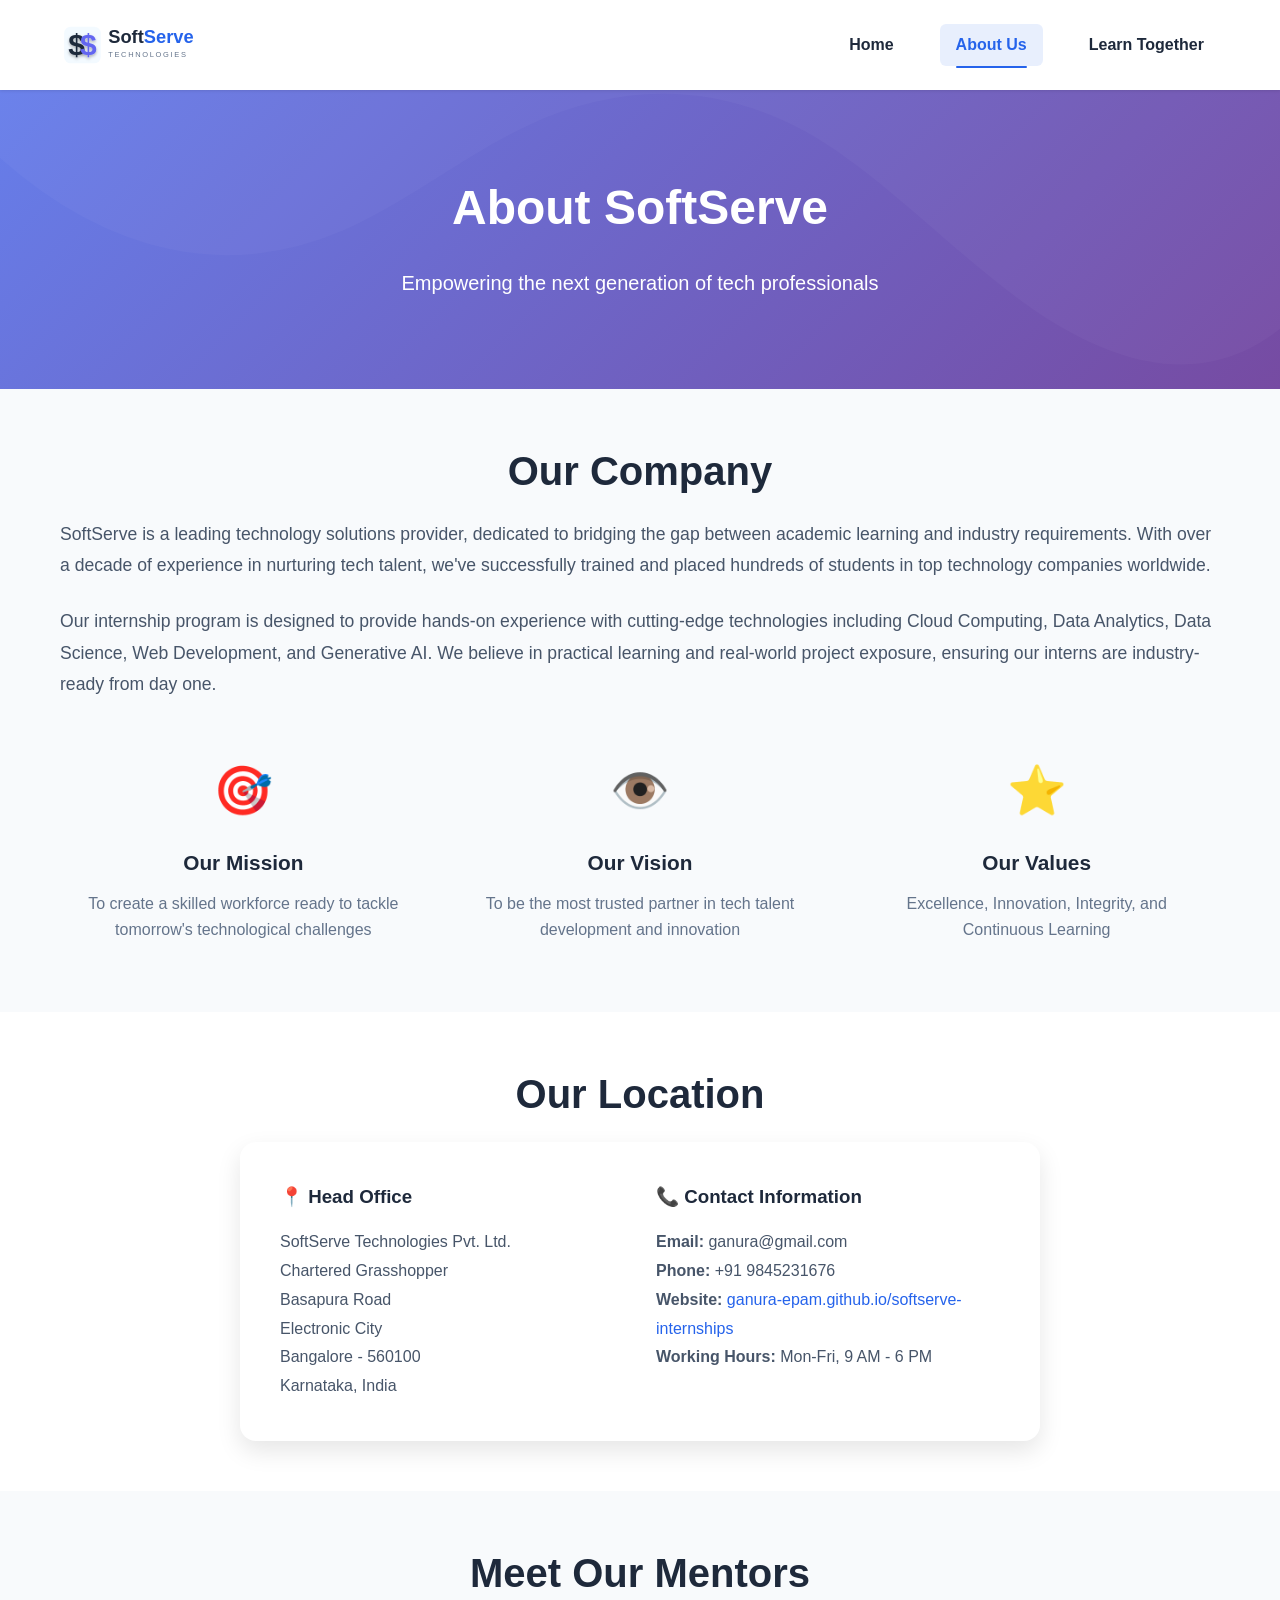
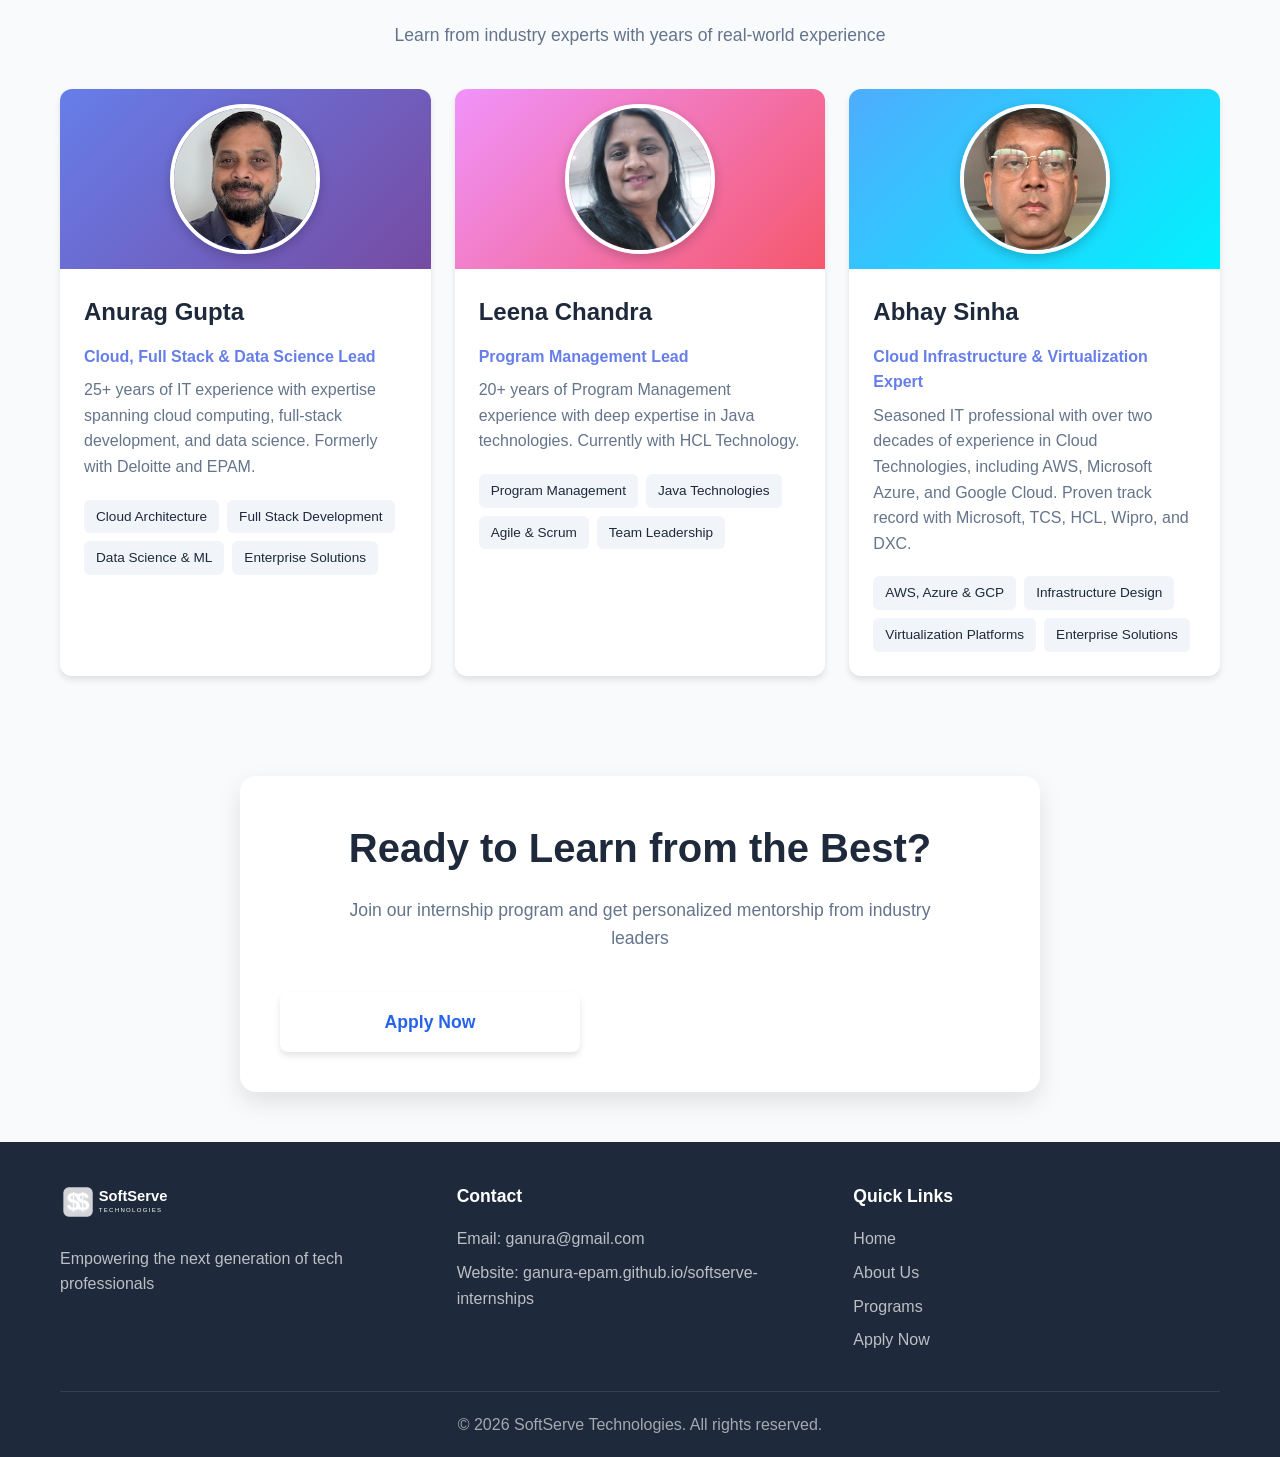
<file: about.html>
<!DOCTYPE html>
<html lang="en">
<head>
    <meta charset="UTF-8">
    <meta name="viewport" content="width=device-width, initial-scale=1.0">
    <meta name="description" content="About SoftServe - Learn about our company, mission, and mentors">
    <title>About Us | SoftServe Internship Program</title>
    <link rel="icon" type="image/svg+xml" href="assets/logo.svg">
    <link rel="stylesheet" href="css/styles.css">
</head>
<body>
    <!-- Header -->
    <header class="header">
        <div class="container">
            <div class="header-content">
                <div class="logo-container">
                    <img src="assets/logo.svg" alt="SoftServe Logo" class="logo">
                </div>
                <nav class="nav">
                    <a href="index.html">Home</a>
                    <a href="about.html" class="active">About Us</a>
                    <a href="learntogether.html">Learn Together</a>
                </nav>
            </div>
        </div>
    </header>

    <!-- About Hero Section -->
    <section class="hero">
        <div class="container">
            <h1 class="hero-title">About SoftServe</h1>
            <p class="hero-subtitle">Empowering the next generation of tech professionals</p>
        </div>
    </section>

    <!-- Company Background Section -->
    <section class="internships">
        <div class="container">
            <h2 class="section-title">Our Company</h2>
            <div class="about-content">
                <p style="font-size: 1.1rem; line-height: 1.8; color: #475569; margin-bottom: 1.5rem;">
                    SoftServe is a leading technology solutions provider, dedicated to bridging the gap between academic learning and industry requirements.
                    With over a decade of experience in nurturing tech talent, we've successfully trained and placed hundreds of students in top technology companies worldwide.
                </p>
                <p style="font-size: 1.1rem; line-height: 1.8; color: #475569; margin-bottom: 1.5rem;">
                    Our internship program is designed to provide hands-on experience with cutting-edge technologies including Cloud Computing,
                    Data Analytics, Data Science, Web Development, and Generative AI. We believe in practical learning and real-world project exposure,
                    ensuring our interns are industry-ready from day one.
                </p>
                <div class="features-grid" style="margin-top: 2rem;">
                    <div class="feature">
                        <div class="feature-icon">🎯</div>
                        <h3>Our Mission</h3>
                        <p>To create a skilled workforce ready to tackle tomorrow's technological challenges</p>
                    </div>
                    <div class="feature">
                        <div class="feature-icon">👁️</div>
                        <h3>Our Vision</h3>
                        <p>To be the most trusted partner in tech talent development and innovation</p>
                    </div>
                    <div class="feature">
                        <div class="feature-icon">⭐</div>
                        <h3>Our Values</h3>
                        <p>Excellence, Innovation, Integrity, and Continuous Learning</p>
                    </div>
                </div>
            </div>
        </div>
    </section>

    <!-- Address Section -->
    <section class="why-softserve">
        <div class="container">
            <h2 class="section-title">Our Location</h2>
            <div class="apply-card" style="max-width: 800px; margin: 0 auto;">
                <div style="display: grid; grid-template-columns: repeat(auto-fit, minmax(250px, 1fr)); gap: 2rem;">
                    <div>
                        <h3 style="color: #1e293b; margin-bottom: 1rem;">📍 Head Office</h3>
                        <p style="color: #475569; line-height: 1.8;">
                            SoftServe Technologies Pvt. Ltd.<br>
                            Chartered Grasshopper<br>
                            Basapura Road<br>
                            Electronic City<br>
                            Bangalore - 560100<br>
                            Karnataka, India
                        </p>
                    </div>
                    <div>
                        <h3 style="color: #1e293b; margin-bottom: 1rem;">📞 Contact Information</h3>
                        <p style="color: #475569; line-height: 1.8;">
                            <strong>Email:</strong> ganura@gmail.com<br>
                            <strong>Phone:</strong> +91 9845231676<br>
                            <strong>Website:</strong> <a href="https://ganura-epam.github.io/softserve-internships/" target="_blank" style="color: #2563eb; text-decoration: none;">ganura-epam.github.io/softserve-internships</a><br>
                            <strong>Working Hours:</strong> Mon-Fri, 9 AM - 6 PM
                        </p>
                    </div>
                </div>
            </div>
        </div>
    </section>

    <!-- Mentors Section -->
    <section class="internships">
        <div class="container">
            <h2 class="section-title">Meet Our Mentors</h2>
            <p class="section-subtitle">Learn from industry experts with years of real-world experience</p>

            <div class="cards-grid" style="grid-template-columns: repeat(auto-fit, minmax(320px, 1fr));">
                <!-- Mentor 1 -->
                <div class="card">
                    <div class="card-image" style="background: linear-gradient(135deg, #667eea 0%, #764ba2 100%); padding: 2rem; display: flex; align-items: center; justify-content: center;">
                        <img src="assets/anurag-gupta.jpeg" alt="Anurag Gupta" style="width: 150px; height: 150px; border-radius: 50%; object-fit: cover; border: 4px solid white; box-shadow: 0 4px 12px rgba(0,0,0,0.2);">
                    </div>
                    <div class="card-content">
                        <h3 class="card-title">Anurag Gupta</h3>
                        <p style="color: #667eea; font-weight: 600; margin-bottom: 0.5rem;">Cloud, Full Stack & Data Science Lead</p>
                        <p class="card-description">25+ years of IT experience with expertise spanning cloud computing, full-stack development, and data science. Formerly with Deloitte and EPAM.</p>
                        <ul class="card-skills">
                            <li>Cloud Architecture</li>
                            <li>Full Stack Development</li>
                            <li>Data Science & ML</li>
                            <li>Enterprise Solutions</li>
                        </ul>
                    </div>
                </div>

                <!-- Mentor 2 -->
                <div class="card">
                    <div class="card-image" style="background: linear-gradient(135deg, #f093fb 0%, #f5576c 100%); padding: 2rem; display: flex; align-items: center; justify-content: center;">
                        <img src="assets/Leena.jpeg" alt="Leena Chandra" style="width: 150px; height: 150px; border-radius: 50%; object-fit: cover; border: 4px solid white; box-shadow: 0 4px 12px rgba(0,0,0,0.2);">
                    </div>
                    <div class="card-content">
                        <h3 class="card-title">Leena Chandra</h3>
                        <p style="color: #667eea; font-weight: 600; margin-bottom: 0.5rem;">Program Management Lead</p>
                        <p class="card-description">20+ years of Program Management experience with deep expertise in Java technologies. Currently with HCL Technology.</p>
                        <ul class="card-skills">
                            <li>Program Management</li>
                            <li>Java Technologies</li>
                            <li>Agile & Scrum</li>
                            <li>Team Leadership</li>
                        </ul>
                    </div>
                </div>

                <!-- Mentor 3 -->
                <div class="card">
                    <div class="card-image" style="background: linear-gradient(135deg, #4facfe 0%, #00f2fe 100%); padding: 2rem; display: flex; align-items: center; justify-content: center;">
                        <img src="assets/abhay.jpeg" alt="Abhay Sinha" style="width: 150px; height: 150px; border-radius: 50%; object-fit: cover; border: 4px solid white; box-shadow: 0 4px 12px rgba(0,0,0,0.2);">
                    </div>
                    <div class="card-content">
                        <h3 class="card-title">Abhay Sinha</h3>
                        <p style="color: #667eea; font-weight: 600; margin-bottom: 0.5rem;">Cloud Infrastructure & Virtualization Expert</p>
                        <p class="card-description">Seasoned IT professional with over two decades of experience in Cloud Technologies, including AWS, Microsoft Azure, and Google Cloud. Proven track record with Microsoft, TCS, HCL, Wipro, and DXC.</p>
                        <ul class="card-skills">
                            <li>AWS, Azure & GCP</li>
                            <li>Infrastructure Design</li>
                            <li>Virtualization Platforms</li>
                            <li>Enterprise Solutions</li>
                        </ul>
                    </div>
                </div>
            </div>
        </div>
    </section>

    <!-- CTA Section -->
    <section class="apply-section">
        <div class="container">
            <div class="apply-card">
                <h2 class="section-title">Ready to Learn from the Best?</h2>
                <p class="section-subtitle">Join our internship program and get personalized mentorship from industry leaders</p>
                <a href="index.html#apply" class="btn btn-primary btn-large">Apply Now</a>
            </div>
        </div>
    </section>

    <!-- Footer -->
    <footer class="footer">
        <div class="container">
            <div class="footer-content">
                <div class="footer-section">
                    <img src="assets/logo.svg" alt="SoftServe Logo" class="footer-logo">
                    <p class="footer-text">Empowering the next generation of tech professionals</p>
                </div>
                <div class="footer-section">
                    <h4>Contact</h4>
                    <p>Email: ganura@gmail.com</p>
                    <p>Website: <a href="https://ganura-epam.github.io/softserve-internships/" target="_blank" style="color: rgba(255, 255, 255, 0.7); text-decoration: none;">ganura-epam.github.io/softserve-internships</a></p>
                </div>
                <div class="footer-section">
                    <h4>Quick Links</h4>
                    <ul class="footer-links">
                        <li><a href="index.html">Home</a></li>
                        <li><a href="about.html">About Us</a></li>
                        <li><a href="index.html#internships">Programs</a></li>
                        <li><a href="index.html#apply">Apply Now</a></li>
                    </ul>
                </div>
            </div>
            <div class="footer-bottom">
                <p>&copy; 2026 SoftServe Technologies. All rights reserved.</p>
            </div>
        </div>
    </footer>

    <script src="js/main.js"></script>
</body>
</html>
</file>
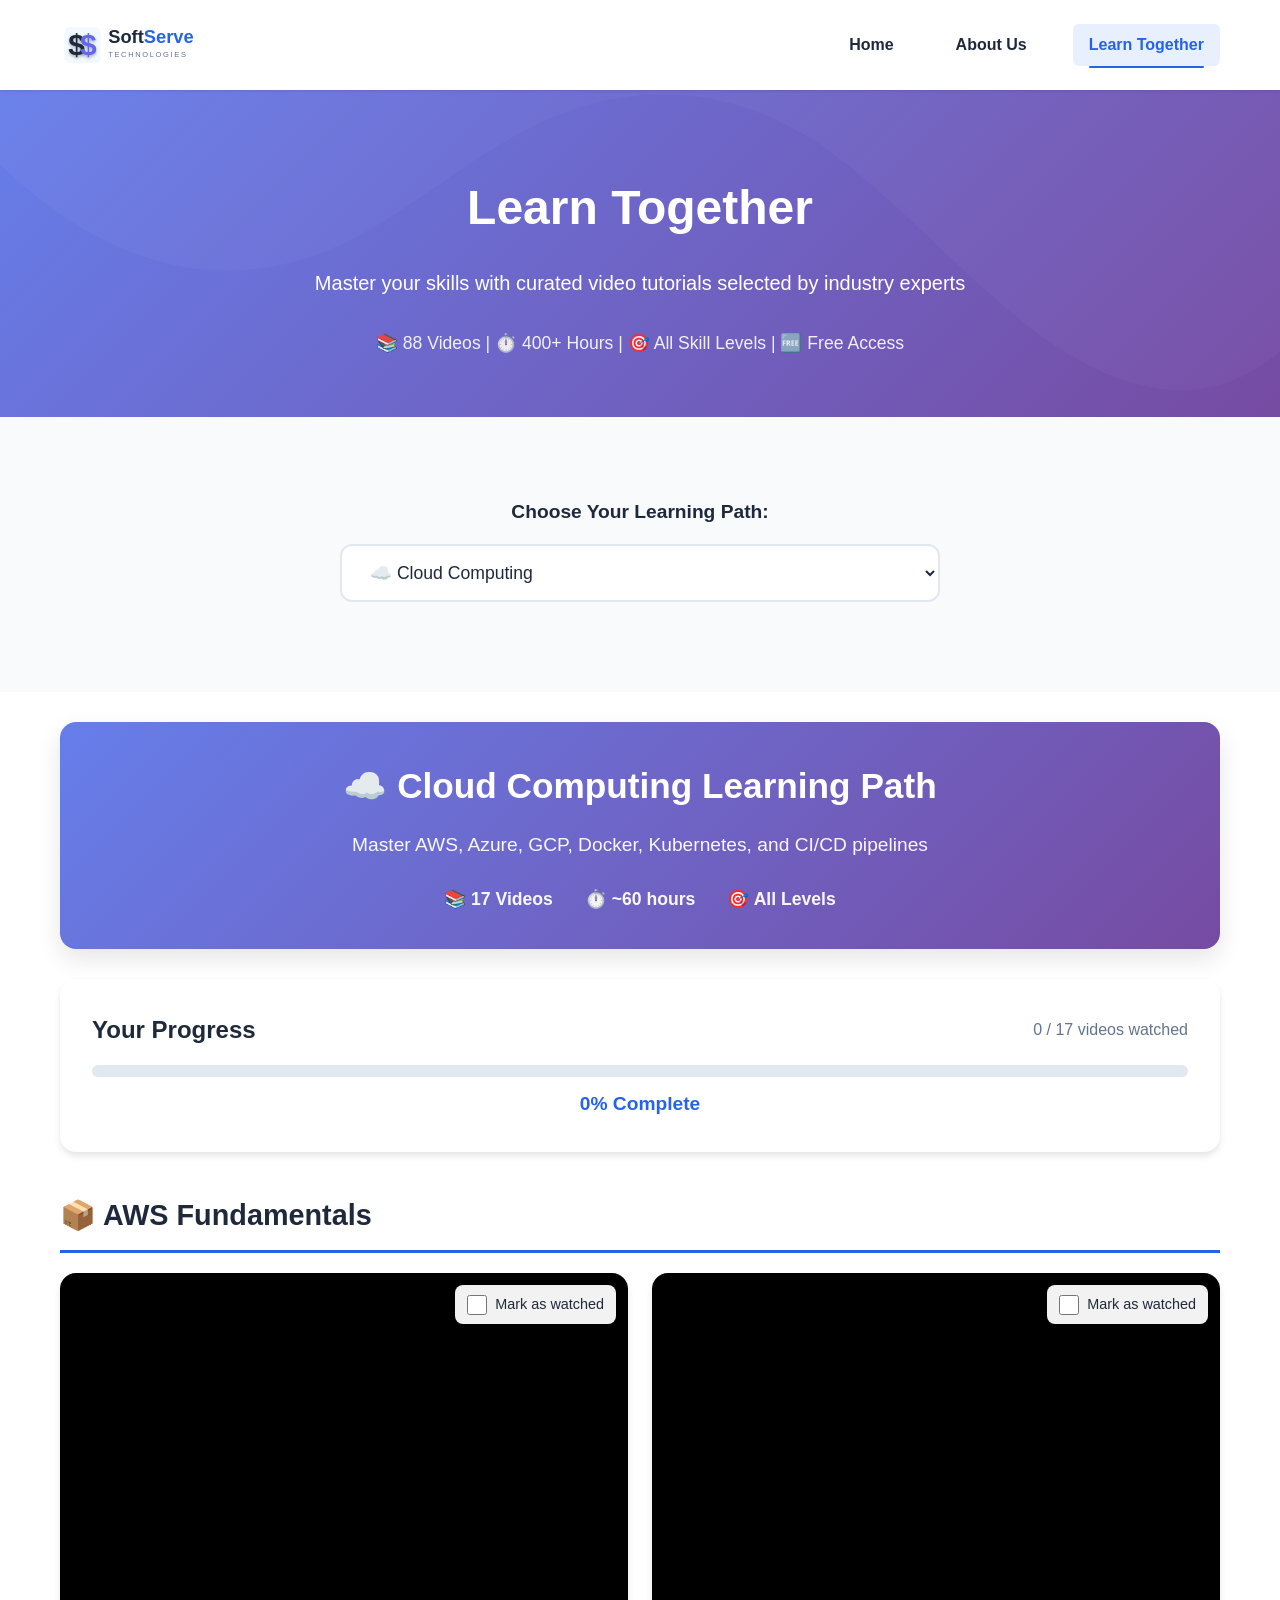
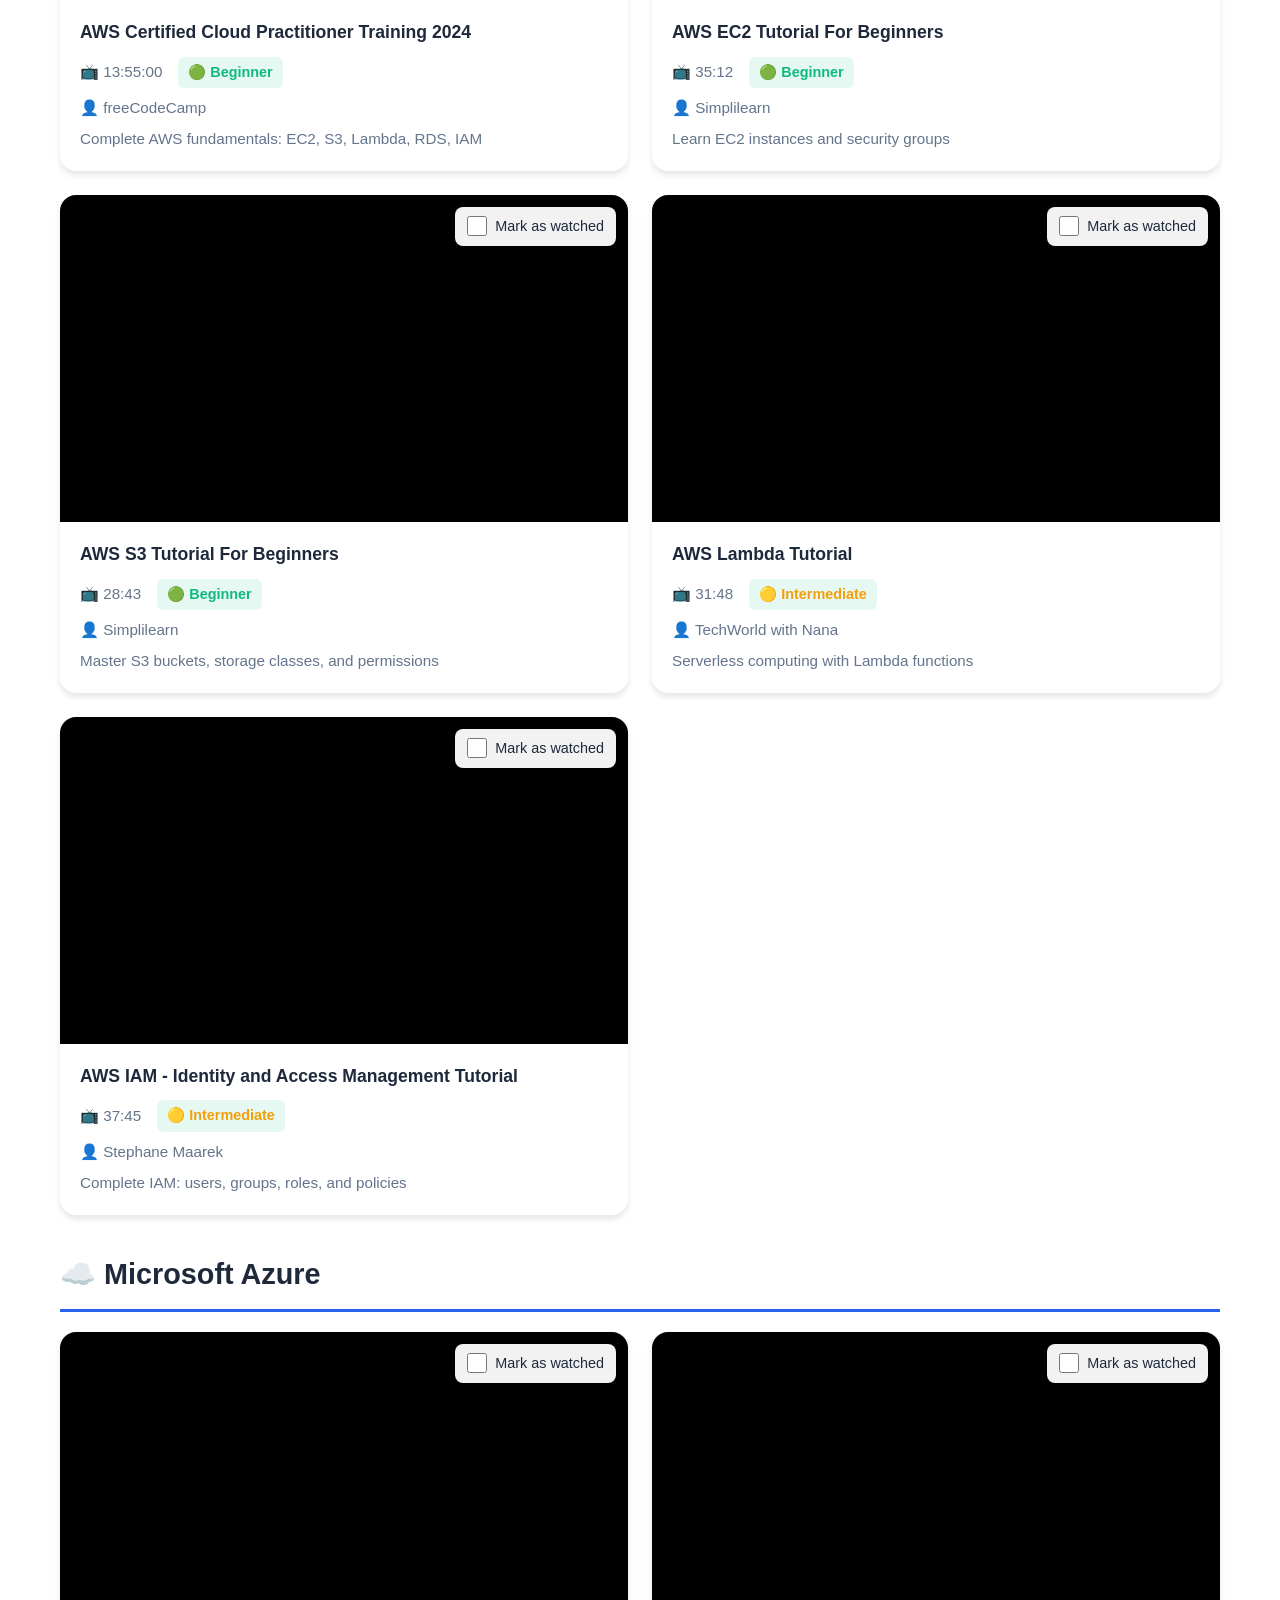
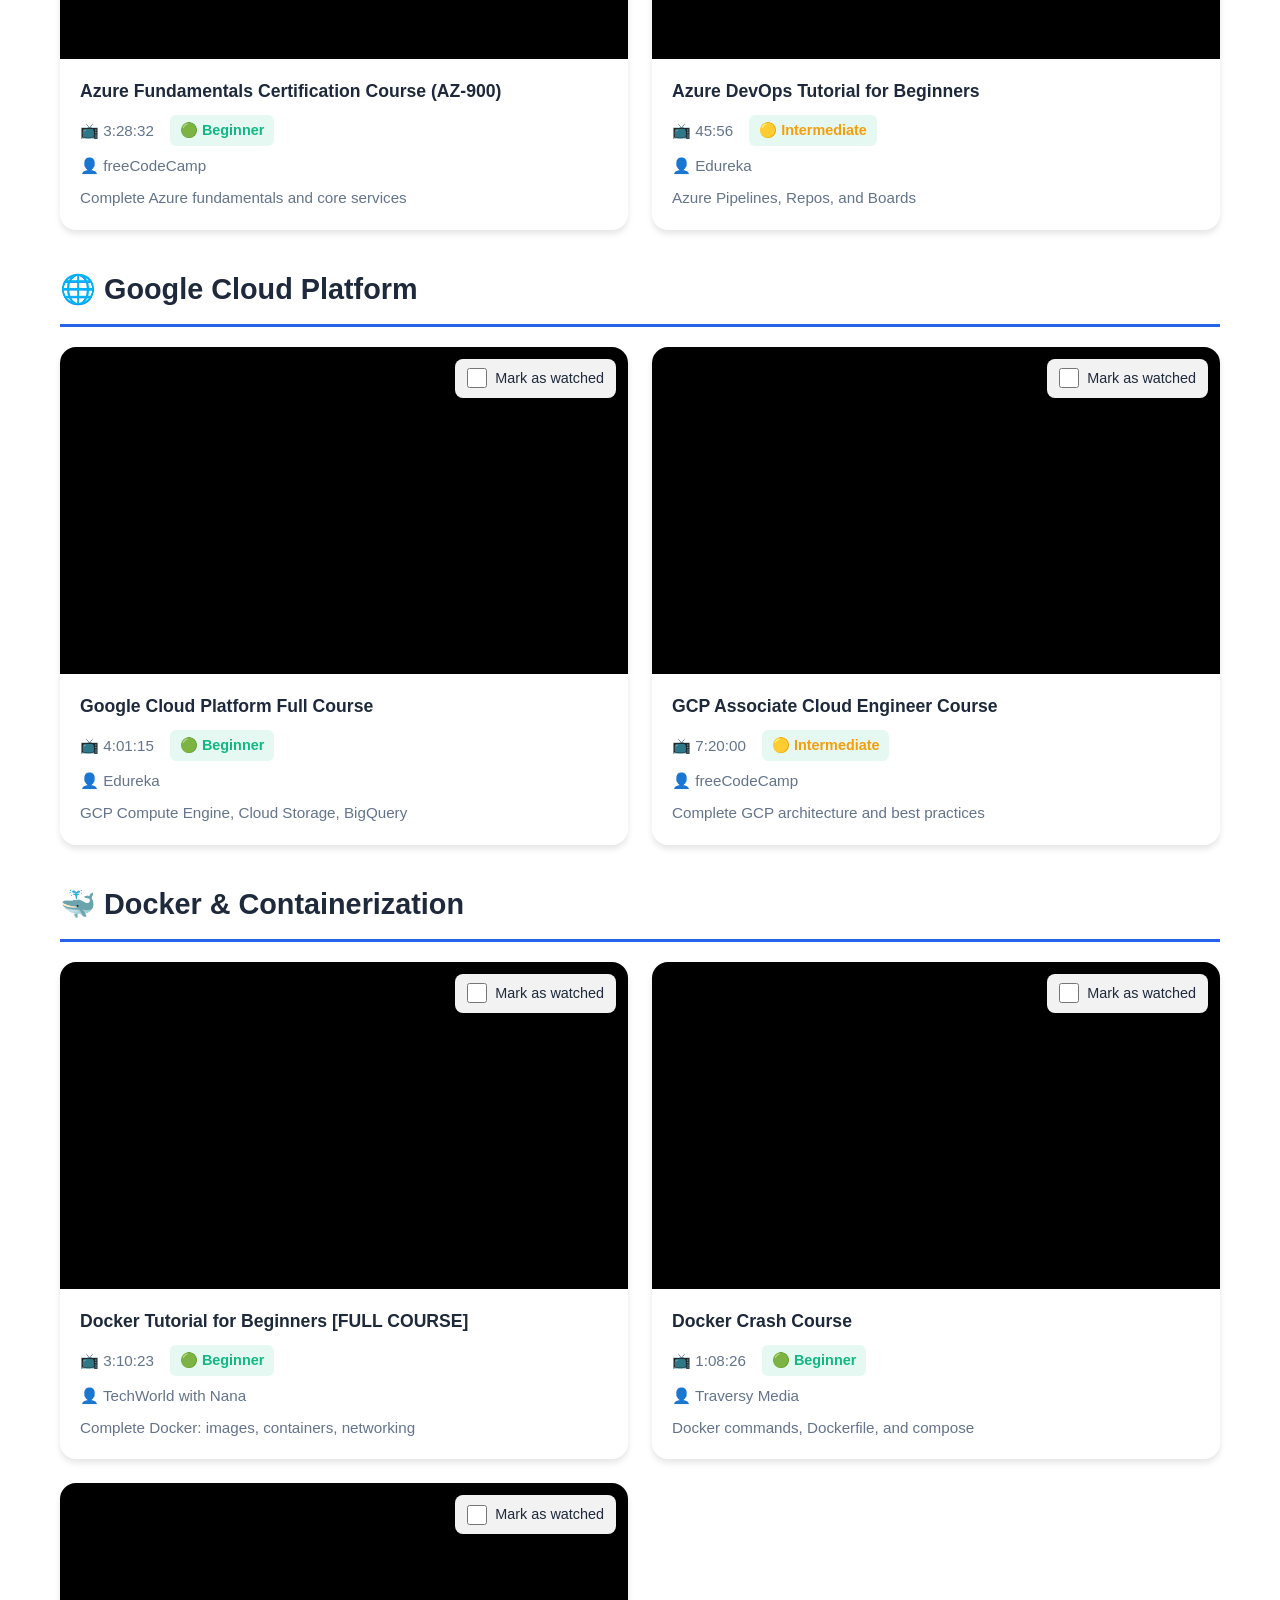
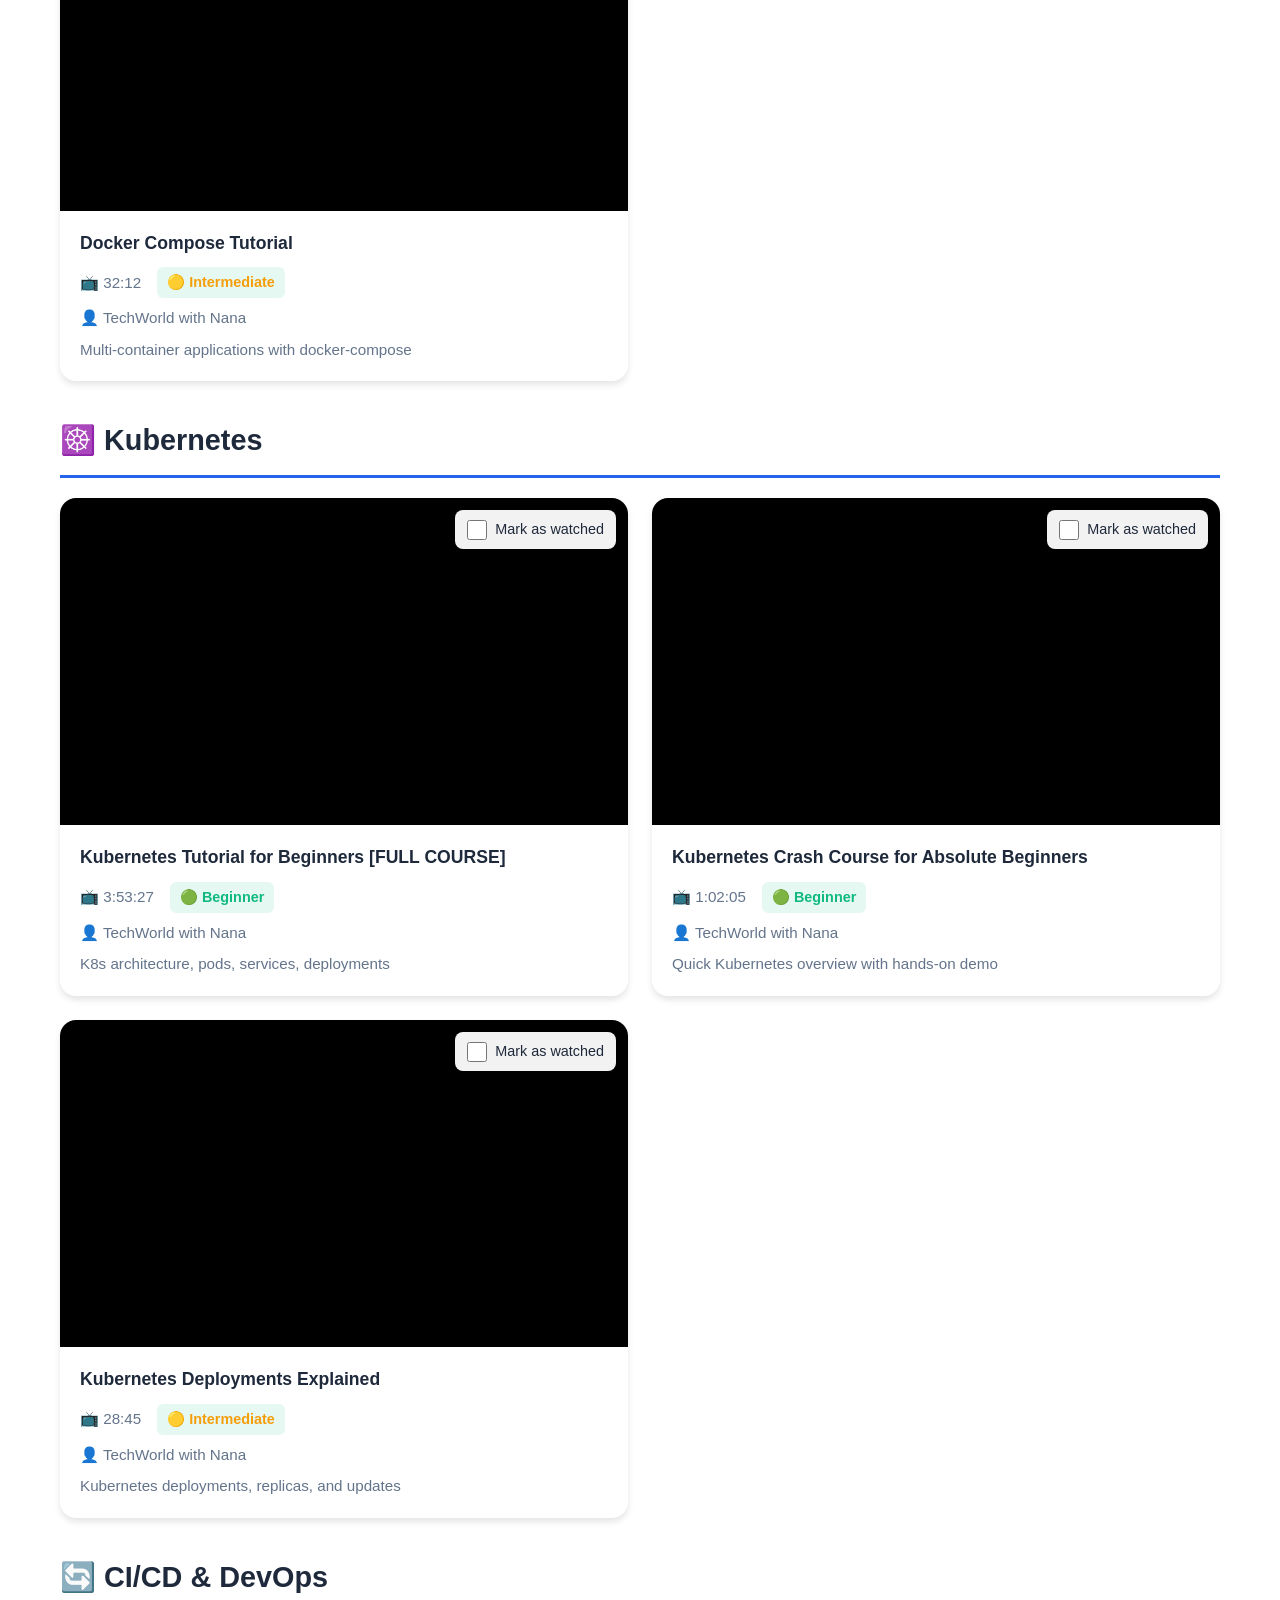
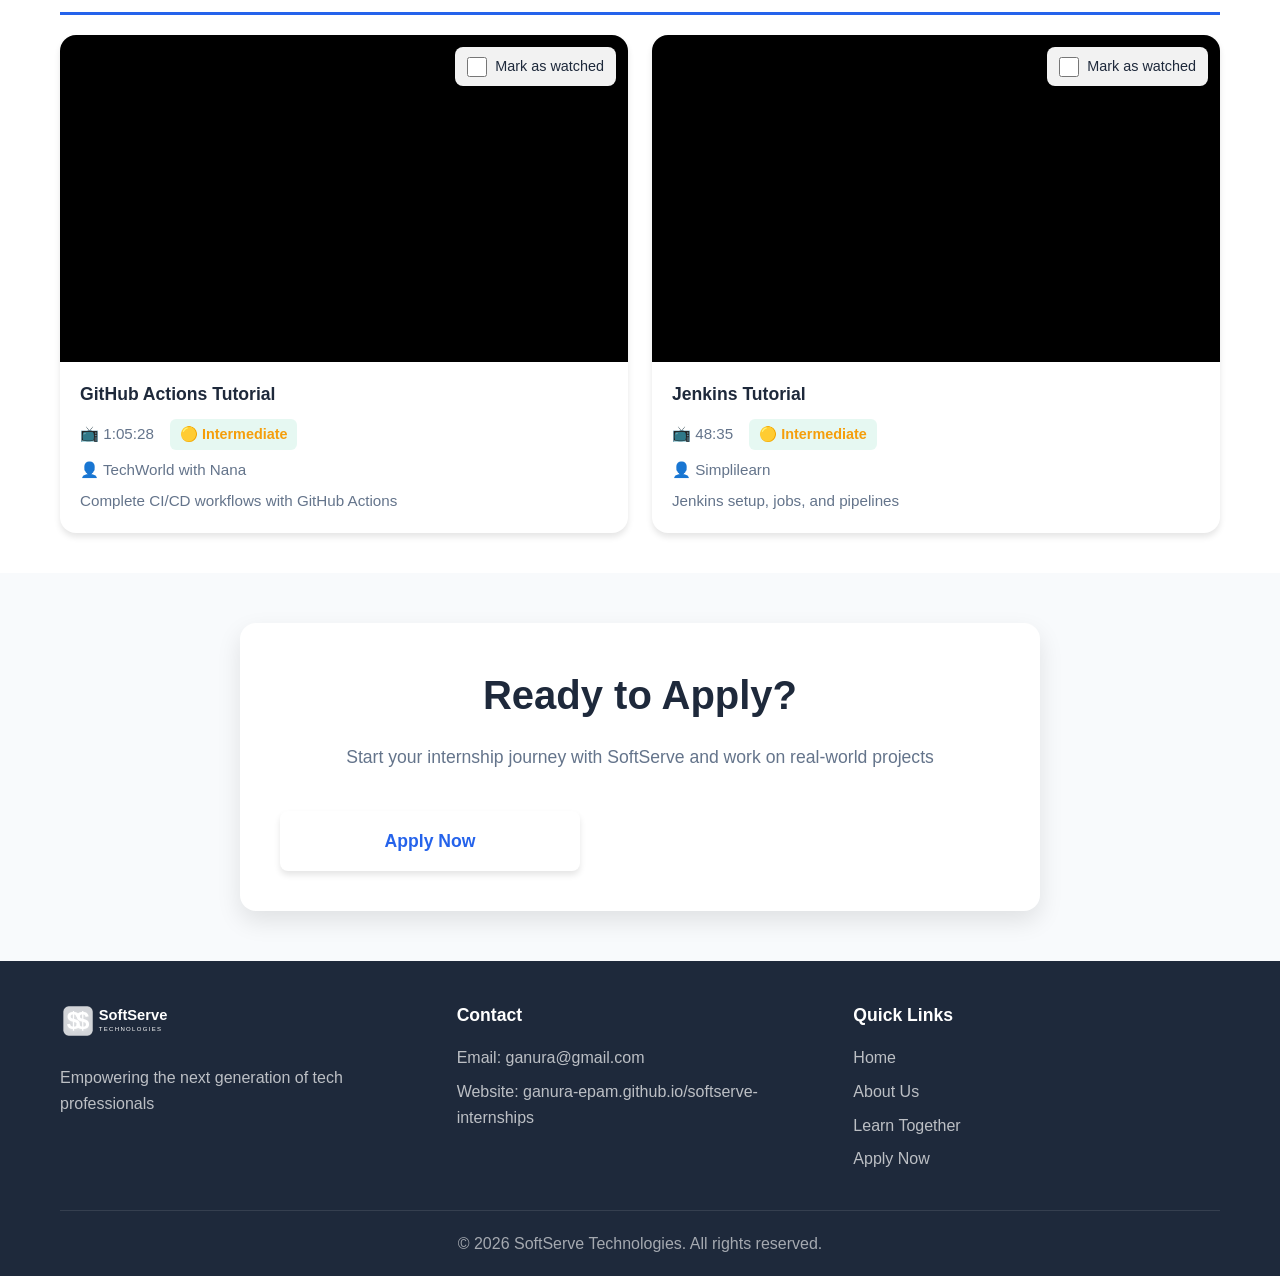
<file: learntogether.html>
<!DOCTYPE html>
<html lang="en">
<head>
    <meta charset="UTF-8">
    <meta name="viewport" content="width=device-width, initial-scale=1.0">
    <meta name="description" content="Learn Together - Curated video resources for Cloud Computing, Data Analytics, Data Science, Web Development, and Generative AI">
    <title>Learn Together | SoftServe Internship Program</title>
    <link rel="icon" type="image/svg+xml" href="assets/logo.svg">
    <link rel="stylesheet" href="css/styles.css">
</head>
<body>
    <!-- Header -->
    <header class="header">
        <div class="container">
            <div class="header-content">
                <div class="logo-container">
                    <img src="assets/logo.svg" alt="SoftServe Logo" class="logo">
                </div>
                <nav class="nav">
                    <a href="index.html">Home</a>
                    <a href="about.html">About Us</a>
                    <a href="learntogether.html" class="active">Learn Together</a>
                </nav>
            </div>
        </div>
    </header>

    <!-- Hero Section -->
    <section class="hero">
        <div class="container">
            <h1 class="hero-title">Learn Together</h1>
            <p class="hero-subtitle">Master your skills with curated video tutorials selected by industry experts</p>
            <p style="color: rgba(255,255,255,0.9); font-size: 1.1rem; margin-top: 1rem;">
                📚 88 Videos | ⏱️ 400+ Hours | 🎯 All Skill Levels | 🆓 Free Access
            </p>
        </div>
    </section>

    <!-- Track Selector Section -->
    <section class="internships" style="padding-top: 40px;">
        <div class="container">
            <div class="track-selector-container">
                <label for="trackSelector" class="track-selector-label">Choose Your Learning Path:</label>
                <select id="trackSelector" class="track-selector">
                    <option value="cloud-computing" selected>☁️ Cloud Computing</option>
                    <option value="data-analytics">📊 Data Analytics</option>
                    <option value="data-science">🧠 Data Science</option>
                    <option value="web-development">💻 Web Development</option>
                    <option value="generative-ai">🤖 Generative AI</option>
                </select>
            </div>
        </div>
    </section>

    <!-- Learning Content Area -->
    <section class="learning-content" id="learningContent">
        <div class="container">
            <!-- Track Introduction Card -->
            <div id="trackIntro" class="track-intro-card"></div>

            <!-- Progress Tracker -->
            <div id="progressTracker" class="progress-tracker"></div>

            <!-- Video Sections Container -->
            <div id="videoSections" class="video-sections"></div>
        </div>
    </section>

    <!-- CTA Section -->
    <section class="apply-section">
        <div class="container">
            <div class="apply-card">
                <h2 class="section-title">Ready to Apply?</h2>
                <p class="section-subtitle">Start your internship journey with SoftServe and work on real-world projects</p>
                <a href="index.html#apply" class="btn btn-primary btn-large">Apply Now</a>
            </div>
        </div>
    </section>

    <!-- Footer -->
    <footer class="footer">
        <div class="container">
            <div class="footer-content">
                <div class="footer-section">
                    <img src="assets/logo.svg" alt="SoftServe Logo" class="footer-logo">
                    <p class="footer-text">Empowering the next generation of tech professionals</p>
                </div>
                <div class="footer-section">
                    <h4>Contact</h4>
                    <p>Email: ganura@gmail.com</p>
                    <p>Website: <a href="https://ganura-epam.github.io/softserve-internships/" target="_blank" style="color: rgba(255, 255, 255, 0.7); text-decoration: none;">ganura-epam.github.io/softserve-internships</a></p>
                </div>
                <div class="footer-section">
                    <h4>Quick Links</h4>
                    <ul class="footer-links">
                        <li><a href="index.html">Home</a></li>
                        <li><a href="about.html">About Us</a></li>
                        <li><a href="learntogether.html">Learn Together</a></li>
                        <li><a href="index.html#apply">Apply Now</a></li>
                    </ul>
                </div>
            </div>
            <div class="footer-bottom">
                <p>&copy; 2026 SoftServe Technologies. All rights reserved.</p>
            </div>
        </div>
    </footer>

    <script src="js/learntogether.js"></script>
</body>
</html>
</file>
<file: css/styles.css>
/* Modern Minimalist Styles for SoftServe Internship Website */

/* CSS Reset & Base Styles */
* {
    margin: 0;
    padding: 0;
    box-sizing: border-box;
}

:root {
    --primary-color: #2563eb;
    --primary-dark: #1e40af;
    --secondary-color: #64748b;
    --text-dark: #1e293b;
    --text-light: #64748b;
    --bg-white: #ffffff;
    --bg-light: #f8fafc;
    --bg-gray: #f1f5f9;
    --border-color: #e2e8f0;
    --shadow-sm: 0 1px 3px rgba(0, 0, 0, 0.1);
    --shadow-md: 0 4px 6px rgba(0, 0, 0, 0.1);
    --shadow-lg: 0 10px 25px rgba(0, 0, 0, 0.1);
    --transition: all 0.3s ease;
}

body {
    font-family: -apple-system, BlinkMacSystemFont, 'Segoe UI', 'Roboto', 'Oxygen', 'Ubuntu', 'Cantarell', sans-serif;
    line-height: 1.6;
    color: var(--text-dark);
    background-color: var(--bg-white);
    overflow-x: hidden;
}

.container {
    max-width: 1200px;
    margin: 0 auto;
    padding: 0 20px;
}

/* Header Styles */
.header {
    background: var(--bg-white);
    padding: 20px 0;
    box-shadow: var(--shadow-sm);
    position: sticky;
    top: 0;
    z-index: 100;
}

.header-content {
    display: flex;
    justify-content: space-between;
    align-items: center;
}

.logo-container {
    display: flex;
    align-items: center;
}

.logo {
    height: 50px;
    width: auto;
    transition: var(--transition);
}

.logo:hover {
    transform: scale(1.05);
}

/* Navigation Styles */
.nav {
    display: flex;
    gap: 30px;
    align-items: center;
}

.nav a {
    text-decoration: none;
    color: var(--text-dark);
    font-weight: 600;
    font-size: 1rem;
    padding: 8px 16px;
    border-radius: 6px;
    transition: var(--transition);
    position: relative;
}

.nav a:hover {
    color: var(--primary-color);
    background: var(--bg-light);
}

.nav a.active {
    color: var(--primary-color);
    background: rgba(37, 99, 235, 0.1);
}

.nav a.active::after {
    content: '';
    position: absolute;
    bottom: -2px;
    left: 16px;
    right: 16px;
    height: 2px;
    background: var(--primary-color);
    border-radius: 2px;
}

/* Hero Section */
.hero {
    background: linear-gradient(135deg, #667eea 0%, #764ba2 100%);
    color: white;
    padding: 80px 20px 60px;
    text-align: center;
    position: relative;
    overflow: hidden;
}

.hero::before {
    content: '';
    position: absolute;
    top: 0;
    left: 0;
    right: 0;
    bottom: 0;
    background: url('data:image/svg+xml,<svg xmlns="http://www.w3.org/2000/svg" viewBox="0 0 1200 120" preserveAspectRatio="none"><path d="M321.39,56.44c58-10.79,114.16-30.13,172-41.86,82.39-16.72,168.19-17.73,250.45-.39C823.78,31,906.67,72,985.66,92.83c70.05,18.48,146.53,26.09,214.34,3V0H0V27.35A600.21,600.21,0,0,0,321.39,56.44Z" fill="rgba(255,255,255,0.1)"></path></svg>') no-repeat bottom;
    background-size: cover;
    opacity: 0.3;
    pointer-events: none;
}

.hero-title {
    font-size: 3rem;
    font-weight: 700;
    margin-bottom: 20px;
    position: relative;
    animation: fadeInUp 0.8s ease;
}

.hero-subtitle {
    font-size: 1.25rem;
    margin-bottom: 30px;
    opacity: 0.95;
    max-width: 700px;
    margin-left: auto;
    margin-right: auto;
    position: relative;
    animation: fadeInUp 1s ease;
}

@keyframes fadeInUp {
    from {
        opacity: 0;
        transform: translateY(30px);
    }
    to {
        opacity: 1;
        transform: translateY(0);
    }
}

/* Button Styles */
.btn {
    display: inline-block;
    padding: 14px 32px;
    font-size: 1rem;
    font-weight: 600;
    text-decoration: none;
    border-radius: 8px;
    transition: var(--transition);
    cursor: pointer;
    border: none;
    text-align: center;
    position: relative;
    z-index: 10;
}

.btn-primary {
    background: var(--bg-white);
    color: var(--primary-color);
    box-shadow: var(--shadow-md);
}

.btn-primary:hover {
    transform: translateY(-2px);
    box-shadow: var(--shadow-lg);
}

.btn-large {
    padding: 16px 48px;
    font-size: 1.1rem;
    width: 100%;
    max-width: 300px;
}

/* Section Styles */
.internships,
.why-softserve,
.apply-section {
    padding: 50px 20px;
}

.internships {
    background: var(--bg-light);
}

.section-title {
    font-size: 2.5rem;
    font-weight: 700;
    text-align: center;
    margin-bottom: 16px;
    color: var(--text-dark);
}

.section-subtitle {
    font-size: 1.1rem;
    text-align: center;
    color: var(--text-light);
    margin-bottom: 40px;
    max-width: 600px;
    margin-left: auto;
    margin-right: auto;
}

/* Cards Grid */
.cards-grid {
    display: grid;
    grid-template-columns: repeat(auto-fit, minmax(300px, 1fr));
    gap: 24px;
    margin-top: 0;
}

.card {
    background: var(--bg-white);
    border-radius: 12px;
    overflow: hidden;
    box-shadow: var(--shadow-md);
    transition: var(--transition);
    cursor: pointer;
}

.card:hover {
    transform: translateY(-8px);
    box-shadow: var(--shadow-lg);
}

.card-image {
    height: 180px;
    display: flex;
    align-items: center;
    justify-content: center;
    position: relative;
}

.card-icon {
    width: 64px;
    height: 64px;
    color: white;
    filter: drop-shadow(0 2px 4px rgba(0, 0, 0, 0.2));
}

.card-content {
    padding: 24px;
}

.card-title {
    font-size: 1.5rem;
    font-weight: 700;
    margin-bottom: 12px;
    color: var(--text-dark);
}

.card-description {
    color: var(--text-light);
    margin-bottom: 20px;
    line-height: 1.6;
}

.card-skills {
    list-style: none;
    display: flex;
    flex-wrap: wrap;
    gap: 8px;
}

.card-skills li {
    background: var(--bg-gray);
    padding: 6px 12px;
    border-radius: 6px;
    font-size: 0.85rem;
    color: var(--text-dark);
    font-weight: 500;
}

/* Features Grid */
.features-grid {
    display: grid;
    grid-template-columns: repeat(auto-fit, minmax(250px, 1fr));
    gap: 30px;
    margin-top: 0;
}

.feature {
    text-align: center;
    padding: 20px;
}

.feature-icon {
    font-size: 3rem;
    margin-bottom: 16px;
    display: block;
}

.feature h3 {
    font-size: 1.3rem;
    margin-bottom: 12px;
    color: var(--text-dark);
}

.feature p {
    color: var(--text-light);
    line-height: 1.6;
}

/* Apply Section */
.apply-section {
    background: var(--bg-light);
}

.apply-card {
    background: var(--bg-white);
    border-radius: 16px;
    padding: 40px 40px;
    box-shadow: var(--shadow-lg);
    max-width: 800px;
    margin: 0 auto;
}

/* Form Styles */
.application-form {
    margin-top: 30px;
}

.form-grid {
    display: grid;
    grid-template-columns: repeat(auto-fit, minmax(250px, 1fr));
    gap: 24px;
    margin-bottom: 24px;
}

.form-group {
    display: flex;
    flex-direction: column;
}

.form-group-full {
    grid-column: 1 / -1;
}

.form-group label {
    font-weight: 600;
    margin-bottom: 8px;
    color: var(--text-dark);
    font-size: 0.95rem;
}

.form-group input,
.form-group select,
.form-group textarea {
    padding: 12px 16px;
    border: 2px solid var(--border-color);
    border-radius: 8px;
    font-size: 1rem;
    font-family: inherit;
    transition: var(--transition);
    background: var(--bg-white);
}

.form-group input:focus,
.form-group select:focus,
.form-group textarea:focus {
    outline: none;
    border-color: var(--primary-color);
    box-shadow: 0 0 0 3px rgba(37, 99, 235, 0.1);
}

.form-group textarea {
    resize: vertical;
    min-height: 100px;
}

/* File Upload Styles */
.file-upload-area {
    position: relative;
    border: 2px dashed var(--border-color);
    border-radius: 8px;
    padding: 40px 20px;
    text-align: center;
    cursor: pointer;
    transition: var(--transition);
    background: var(--bg-light);
}

.file-upload-area:hover,
.file-upload-area.drag-over {
    border-color: var(--primary-color);
    background: rgba(37, 99, 235, 0.05);
}

.file-upload-content {
    display: flex;
    flex-direction: column;
    align-items: center;
    justify-content: center;
}

.file-upload-content svg {
    color: var(--primary-color);
    margin-bottom: 12px;
}

.file-upload-text {
    color: var(--text-light);
    margin: 0;
    line-height: 1.6;
}

.file-upload-text strong {
    color: var(--primary-color);
}

.file-upload-preview {
    display: flex;
    align-items: center;
    justify-content: center;
    gap: 12px;
    padding: 16px;
    background: var(--bg-white);
    border-radius: 6px;
    border: 1px solid var(--border-color);
}

.file-upload-preview svg {
    color: var(--primary-color);
    flex-shrink: 0;
}

.file-upload-preview span {
    flex: 1;
    color: var(--text-dark);
    font-weight: 500;
    text-align: left;
    overflow: hidden;
    text-overflow: ellipsis;
    white-space: nowrap;
}

.file-remove-btn {
    background: #ef4444;
    color: white;
    border: none;
    border-radius: 50%;
    width: 24px;
    height: 24px;
    display: flex;
    align-items: center;
    justify-content: center;
    cursor: pointer;
    font-size: 14px;
    flex-shrink: 0;
    transition: var(--transition);
}

.file-remove-btn:hover {
    background: #dc2626;
}

.form-status {
    margin-top: 20px;
    padding: 16px;
    border-radius: 8px;
    text-align: center;
    font-weight: 500;
    display: none;
}

.form-status.success {
    display: block;
    background: #dcfce7;
    color: #166534;
    border: 1px solid #86efac;
}

.form-status.error {
    display: block;
    background: #fee2e2;
    color: #991b1b;
    border: 1px solid #fca5a5;
}

/* Self-Assessment Styles */
#selfAssessmentSection {
    background: #f0f9ff;
    border: 2px solid #bfdbfe;
    border-radius: 12px;
    padding: 24px;
    margin: 24px 0;
}

.track-questions {
    animation: fadeIn 0.3s ease-in-out;
}

@keyframes fadeIn {
    from {
        opacity: 0;
        transform: translateY(10px);
    }
    to {
        opacity: 1;
        transform: translateY(0);
    }
}

.checkbox-group {
    display: flex;
    flex-direction: column;
    gap: 12px;
    padding: 12px 0;
}

.checkbox-label {
    display: flex;
    align-items: center;
    gap: 10px;
    cursor: pointer;
    font-size: 0.95rem;
    color: var(--text-dark);
    padding: 8px 12px;
    border-radius: 6px;
    transition: var(--transition);
}

.checkbox-label:hover {
    background: rgba(37, 99, 235, 0.05);
}

.checkbox-label input[type="checkbox"] {
    width: 18px;
    height: 18px;
    cursor: pointer;
    accent-color: var(--primary-color);
}

.assessment-question {
    width: 100%;
}

/* Learn Together Page Styles */
.track-selector-container {
    text-align: center;
    margin: 40px auto;
    max-width: 600px;
}

.track-selector-label {
    display: block;
    font-size: 1.2rem;
    font-weight: 600;
    color: var(--text-dark);
    margin-bottom: 16px;
}

.track-selector {
    width: 100%;
    padding: 16px 24px;
    font-size: 1.1rem;
    border: 2px solid var(--border-color);
    border-radius: 12px;
    background: white;
    color: var(--text-dark);
    cursor: pointer;
    transition: var(--transition);
    font-weight: 500;
}

.track-selector:hover {
    border-color: var(--primary-color);
    box-shadow: 0 4px 12px rgba(37, 99, 235, 0.1);
}

.track-selector:focus {
    outline: none;
    border-color: var(--primary-color);
    box-shadow: 0 0 0 3px rgba(37, 99, 235, 0.1);
}

.learning-content {
    padding: 30px 20px 40px;
}

.track-intro-card {
    margin-bottom: 30px;
}

.track-intro {
    border-radius: 16px;
    padding: 36px 32px;
    color: white;
    box-shadow: var(--shadow-lg);
}

.track-intro-content {
    max-width: 800px;
    margin: 0 auto;
    text-align: center;
}

.track-intro-title {
    font-size: 2.2rem;
    margin-bottom: 16px;
    font-weight: 700;
}

.track-intro-description {
    font-size: 1.2rem;
    margin-bottom: 24px;
    opacity: 0.95;
}

.track-intro-stats {
    display: flex;
    justify-content: center;
    gap: 32px;
    flex-wrap: wrap;
}

.stat-item {
    font-size: 1.1rem;
    font-weight: 600;
    opacity: 0.95;
}

.progress-card {
    background: white;
    border-radius: 16px;
    padding: 32px;
    box-shadow: var(--shadow-md);
    margin-bottom: 40px;
}

.progress-header {
    display: flex;
    justify-content: space-between;
    align-items: center;
    margin-bottom: 16px;
    flex-wrap: wrap;
    gap: 12px;
}

.progress-header h3 {
    font-size: 1.5rem;
    color: var(--text-dark);
    margin: 0;
}

.progress-stats {
    font-size: 1rem;
    color: var(--text-light);
    font-weight: 500;
}

.progress-bar-container {
    width: 100%;
    height: 12px;
    background: #e2e8f0;
    border-radius: 6px;
    overflow: hidden;
    margin-bottom: 12px;
}

.progress-bar {
    height: 100%;
    background: linear-gradient(90deg, #10b981 0%, #059669 100%);
    border-radius: 6px;
    transition: width 0.5s ease;
}

.progress-percentage {
    text-align: center;
    font-size: 1.2rem;
    font-weight: 700;
    color: var(--primary-color);
    margin: 0;
}

.video-sections {
    display: flex;
    flex-direction: column;
    gap: 36px;
}

.video-section {
    width: 100%;
}

.section-header {
    font-size: 1.8rem;
    color: var(--text-dark);
    margin-bottom: 20px;
    padding-bottom: 12px;
    border-bottom: 3px solid var(--primary-color);
    font-weight: 700;
}

.videos-grid {
    display: grid;
    grid-template-columns: repeat(auto-fill, minmax(380px, 1fr));
    gap: 24px;
}

.video-card {
    background: white;
    border-radius: 16px;
    overflow: hidden;
    box-shadow: var(--shadow-md);
    transition: var(--transition);
    position: relative;
}

.video-card:hover {
    transform: translateY(-4px);
    box-shadow: var(--shadow-lg);
}

.video-card.watched {
    border: 3px solid #10b981;
}

.video-checkbox-container {
    position: absolute;
    top: 12px;
    right: 12px;
    z-index: 10;
    background: rgba(255, 255, 255, 0.95);
    padding: 8px 12px;
    border-radius: 8px;
    box-shadow: 0 2px 8px rgba(0, 0, 0, 0.15);
}

.video-checkbox-label {
    display: flex;
    align-items: center;
    gap: 8px;
    cursor: pointer;
    font-size: 0.9rem;
    font-weight: 500;
    color: var(--text-dark);
    margin: 0;
}

.video-checkbox {
    width: 20px;
    height: 20px;
    cursor: pointer;
    accent-color: #10b981;
}

.checkbox-text {
    user-select: none;
}

.video-embed {
    width: 100%;
    aspect-ratio: 16 / 9;
    background: #000;
    position: relative;
}

.video-embed iframe {
    width: 100%;
    height: 100%;
}

.video-info {
    padding: 20px;
}

.video-title {
    font-size: 1.1rem;
    font-weight: 600;
    color: var(--text-dark);
    margin: 0 0 12px 0;
    line-height: 1.4;
}

.video-meta {
    display: flex;
    gap: 16px;
    align-items: center;
    margin-bottom: 8px;
    flex-wrap: wrap;
}

.video-duration {
    font-size: 0.95rem;
    color: var(--text-light);
    font-weight: 500;
}

.difficulty-badge {
    font-size: 0.9rem;
    font-weight: 600;
    padding: 4px 10px;
    border-radius: 6px;
    background: rgba(16, 185, 129, 0.1);
}

.video-channel {
    font-size: 0.95rem;
    color: var(--text-light);
    margin: 8px 0;
}

.video-description {
    font-size: 0.95rem;
    color: var(--text-light);
    line-height: 1.5;
    margin: 0;
}

/* Technology Logos Scrolling Section */
.tech-logos-section {
    background: linear-gradient(135deg, #f8fafc 0%, #e2e8f0 100%);
    padding: 40px 0;
    overflow: hidden;
}

.logo-scroll-wrapper {
    overflow: hidden;
    position: relative;
    background: rgba(255, 255, 255, 0.7);
    padding: 60px 0 30px 0;
    border-radius: 12px;
    box-shadow: 0 2px 8px rgba(0, 0, 0, 0.05);
}

.logo-scroll {
    display: flex;
    align-items: center;
    gap: 60px;
    animation: scroll-left 25s linear infinite;
    width: fit-content;
}

.logo-scroll:hover {
    animation-play-state: paused;
}

.logo-item {
    position: relative;
    display: inline-block;
    flex-shrink: 0;
}

.logo-item::after {
    content: attr(data-name);
    position: absolute;
    bottom: 100%;
    left: 50%;
    transform: translateX(-50%) translateY(-8px);
    background: rgba(0, 0, 0, 0.85);
    color: white;
    padding: 8px 12px;
    border-radius: 6px;
    font-size: 0.85rem;
    font-weight: 600;
    white-space: nowrap;
    opacity: 0;
    pointer-events: none;
    transition: opacity 0.3s ease, transform 0.3s ease;
    z-index: 10;
}

.logo-item::before {
    content: '';
    position: absolute;
    bottom: 100%;
    left: 50%;
    transform: translateX(-50%) translateY(4px);
    border: 6px solid transparent;
    border-top-color: rgba(0, 0, 0, 0.85);
    opacity: 0;
    pointer-events: none;
    transition: opacity 0.3s ease, transform 0.3s ease;
    z-index: 10;
}

.logo-item:hover::after {
    opacity: 1;
    transform: translateX(-50%) translateY(-12px);
}

.logo-item:hover::before {
    opacity: 1;
    transform: translateX(-50%) translateY(0px);
}

.tech-logo {
    height: 50px;
    width: auto;
    object-fit: contain;
    transition: all 0.3s ease;
    flex-shrink: 0;
    display: block;
}

.logo-item:hover .tech-logo {
    transform: scale(1.2);
}

@keyframes scroll-left {
    0% {
        transform: translateX(0);
    }
    100% {
        transform: translateX(-50%);
    }
}

/* Responsive adjustments for tech logos */
@media (max-width: 768px) {
    .tech-logos-section {
        padding: 40px 0;
    }

    .logo-scroll-wrapper {
        padding: 50px 0 20px 0;
    }

    .logo-scroll {
        gap: 40px;
    }

    .tech-logo {
        height: 40px;
    }

    .logo-item::after {
        font-size: 0.75rem;
        padding: 6px 10px;
    }
}

/* Responsive Design for Learn Together */
@media (max-width: 768px) {
    .track-intro {
        padding: 32px 24px;
    }

    .track-intro-title {
        font-size: 1.8rem;
    }

    .track-intro-description {
        font-size: 1rem;
    }

    .track-intro-stats {
        gap: 16px;
    }

    .stat-item {
        font-size: 1rem;
    }

    .progress-card {
        padding: 24px;
    }

    .progress-header {
        flex-direction: column;
        align-items: flex-start;
    }

    .progress-header h3 {
        font-size: 1.3rem;
    }

    .section-header {
        font-size: 1.5rem;
    }

    .videos-grid {
        grid-template-columns: 1fr;
        gap: 24px;
    }

    .video-checkbox-container {
        top: 8px;
        right: 8px;
        padding: 6px 10px;
    }

    .checkbox-text {
        font-size: 0.85rem;
    }
}

@media (max-width: 480px) {
    .track-selector-label {
        font-size: 1rem;
    }

    .track-selector {
        font-size: 1rem;
        padding: 12px 16px;
    }

    .track-intro-title {
        font-size: 1.5rem;
    }

    .video-card {
        border-radius: 12px;
    }

    .video-info {
        padding: 16px;
    }

    .video-title {
        font-size: 1rem;
    }
}

/* Footer */
.footer {
    background: var(--text-dark);
    color: white;
    padding: 40px 20px 20px;
}

.footer-content {
    display: grid;
    grid-template-columns: repeat(auto-fit, minmax(250px, 1fr));
    gap: 30px;
    margin-bottom: 30px;
}

.footer-logo {
    height: 40px;
    margin-bottom: 16px;
    filter: brightness(0) invert(1);
}

.footer-text {
    color: rgba(255, 255, 255, 0.7);
    line-height: 1.6;
}

.footer-section h4 {
    font-size: 1.1rem;
    margin-bottom: 16px;
    font-weight: 600;
}

.footer-section p {
    color: rgba(255, 255, 255, 0.7);
    margin-bottom: 8px;
}

.footer-links {
    list-style: none;
}

.footer-links li {
    margin-bottom: 8px;
}

.footer-links a {
    color: rgba(255, 255, 255, 0.7);
    text-decoration: none;
    transition: var(--transition);
}

.footer-links a:hover {
    color: white;
}

.footer-bottom {
    padding-top: 20px;
    border-top: 1px solid rgba(255, 255, 255, 0.1);
    text-align: center;
    color: rgba(255, 255, 255, 0.6);
}

/* Responsive Design */
@media (max-width: 768px) {
    .header-content {
        flex-direction: column;
        gap: 16px;
    }

    .nav {
        gap: 16px;
    }

    .nav a {
        font-size: 0.9rem;
        padding: 6px 12px;
    }

    .hero-title {
        font-size: 2rem;
    }

    .hero-subtitle {
        font-size: 1rem;
    }

    .section-title {
        font-size: 2rem;
    }

    .cards-grid {
        grid-template-columns: 1fr;
    }

    .apply-card {
        padding: 40px 24px;
    }

    .form-grid {
        grid-template-columns: 1fr;
    }

    .footer-content {
        grid-template-columns: 1fr;
        text-align: center;
    }
}

@media (max-width: 480px) {
    .hero {
        padding: 80px 20px 60px;
    }

    .hero-title {
        font-size: 1.75rem;
    }

    .btn-large {
        width: 100%;
    }
}

/* Smooth Scrolling */
html {
    scroll-behavior: smooth;
}

/* Loading Animation */
@keyframes pulse {
    0%, 100% {
        opacity: 1;
    }
    50% {
        opacity: 0.5;
    }
}

.loading {
    animation: pulse 2s cubic-bezier(0.4, 0, 0.6, 1) infinite;
}
</file>
